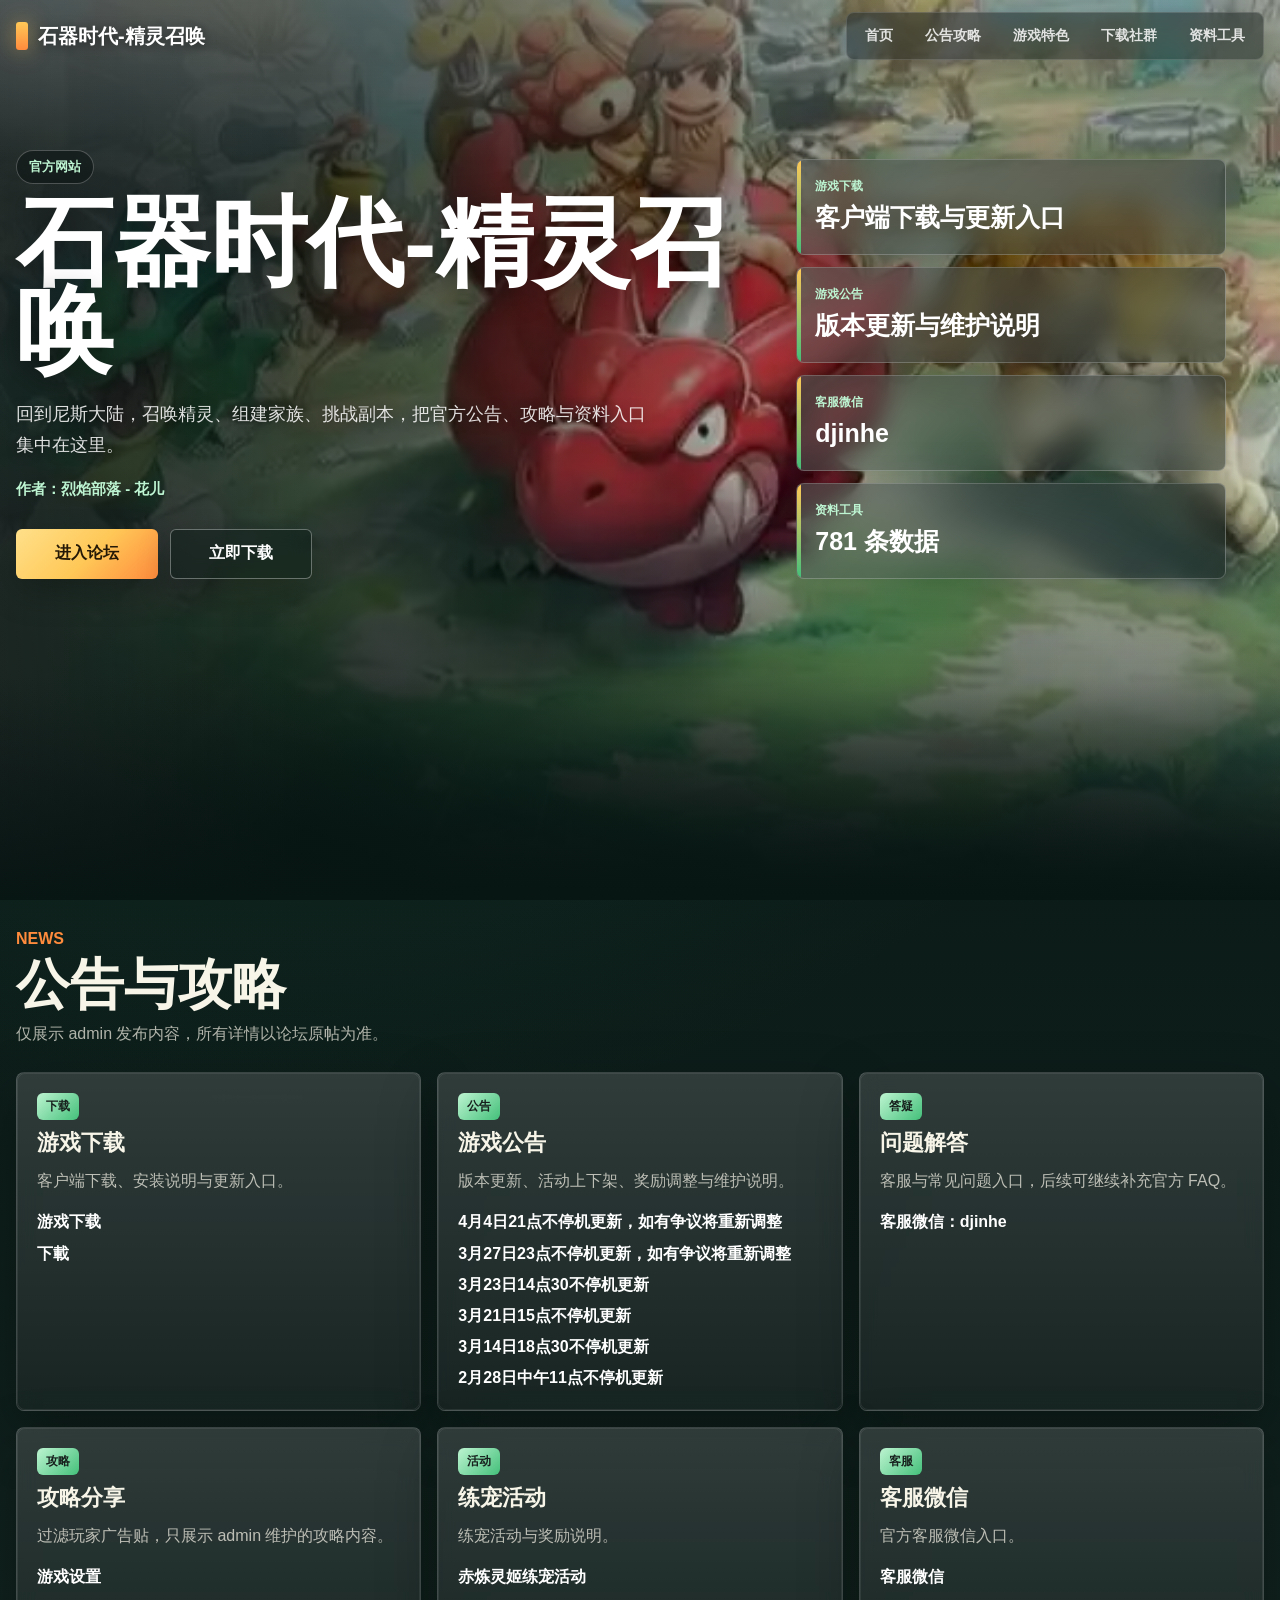
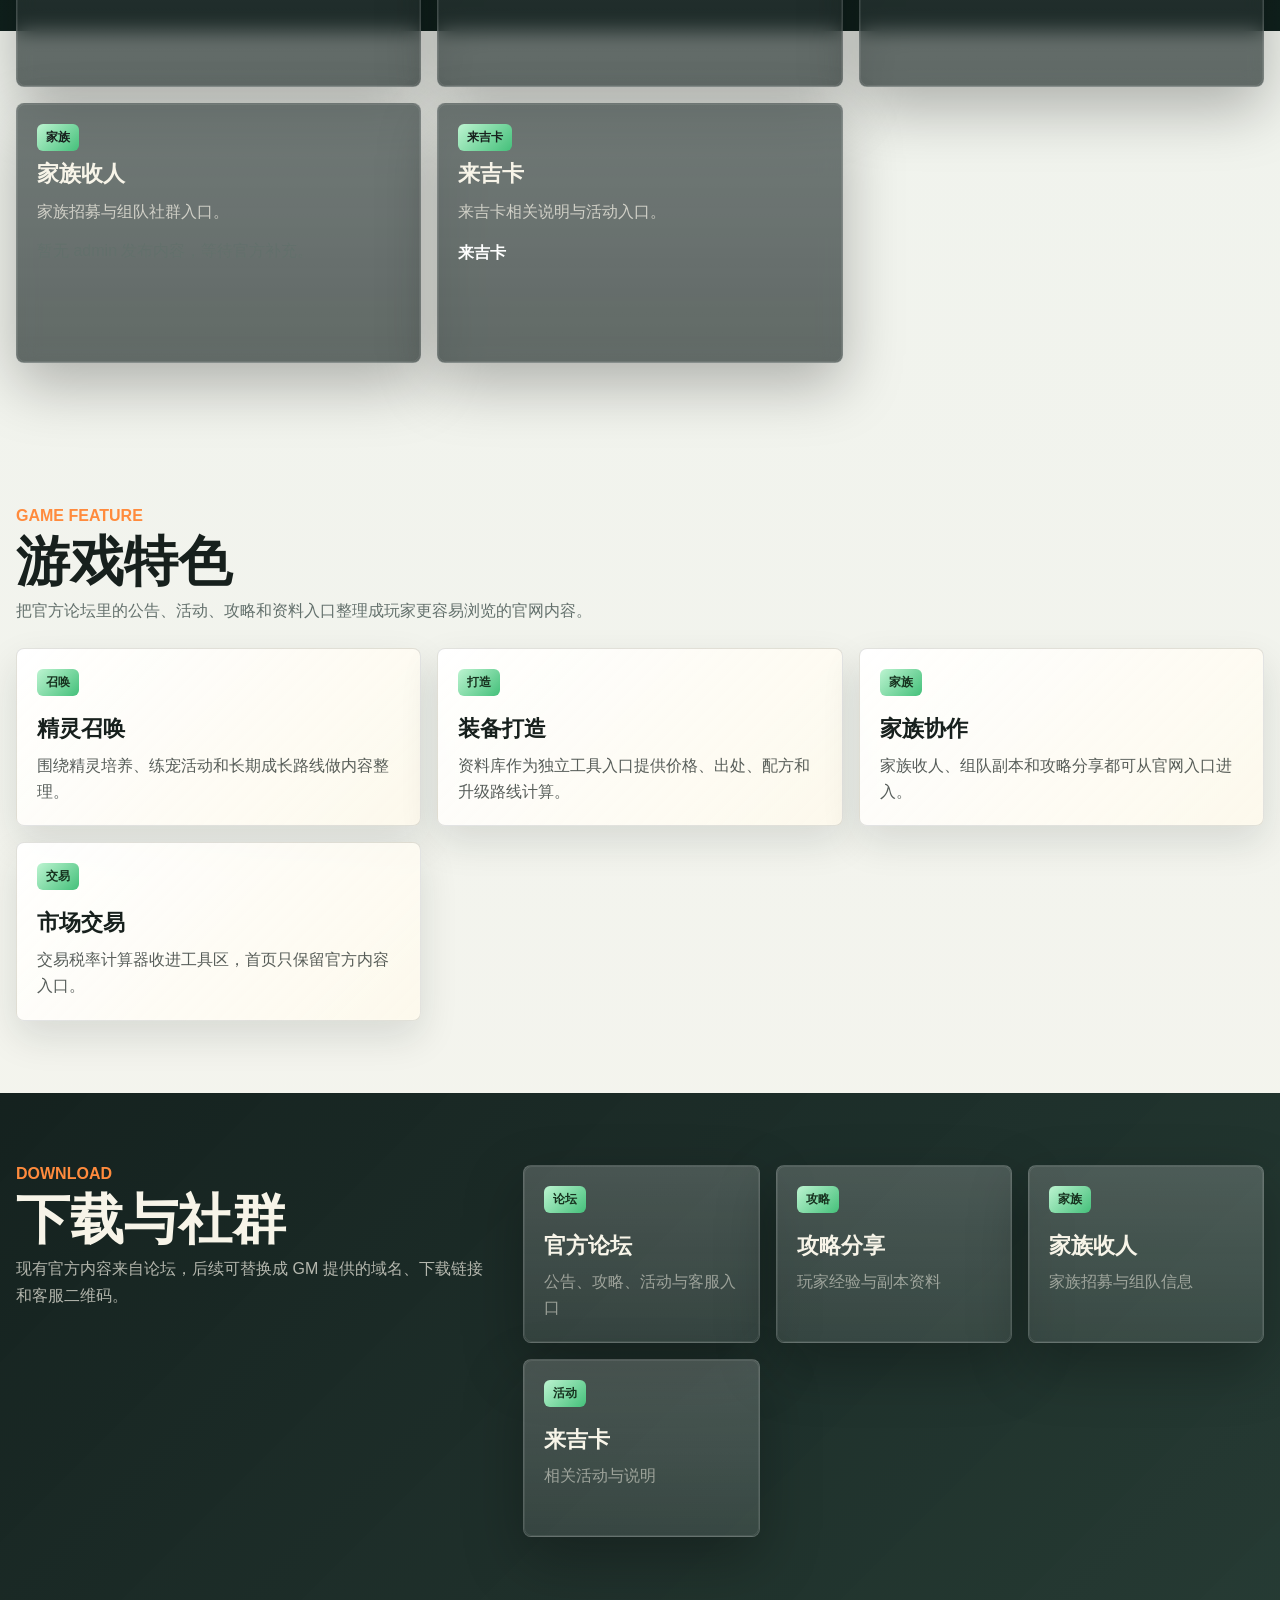
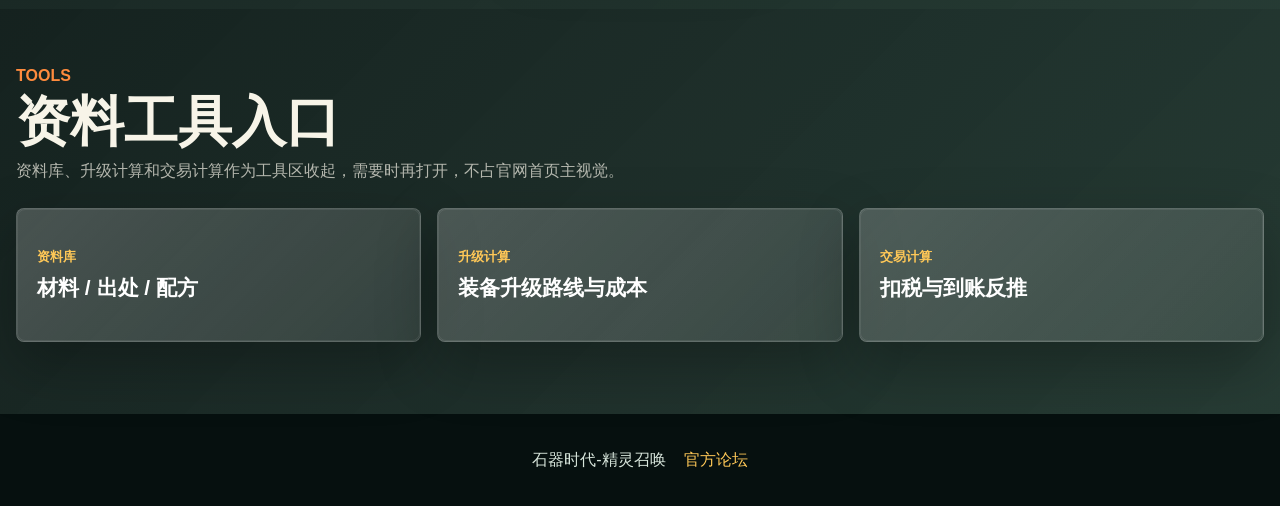
<file: index.html>
<!doctype html>
<html lang="zh-CN">
  <head>
    <meta charset="utf-8" />
    <meta name="viewport" content="width=device-width, initial-scale=1" />
    <title>石器时代-精灵召唤</title>
    <meta name="description" content="石器时代-精灵召唤官方网站，提供公告、下载、攻略、活动、客服与资料库工具入口。" />
    <link rel="stylesheet" href="styles.css?v=20260601-nte" />
    <script src="app.js?v=20260601-nte" defer></script>
  </head>
  <body>
    <header class="site-hero" id="home">
      <nav class="site-nav" aria-label="主导航">
        <a class="brand-mark" href="#home">石器时代-精灵召唤</a>
        <div class="nav-links">
          <a href="#home">首页</a>
          <a href="#boards">公告攻略</a>
          <a href="#features">游戏特色</a>
          <a href="#download">下载社群</a>
          <a href="#tools" data-open-tools>资料工具</a>
        </div>
      </nav>

      <div class="hero-grid">
        <div class="hero-copy">
          <p class="eyebrow" id="heroBadge">官方网站</p>
          <h1 id="heroTitle">石器时代-精灵召唤</h1>
          <p id="heroBody">回到尼斯大陆，召唤精灵、组建家族、挑战副本，把官方公告、攻略与资料入口集中在这里。</p>
          <div class="credits">
            <span id="heroAuthor">作者：烈焰部落 - 花儿</span>
          </div>
          <div class="hero-actions">
            <a class="primary-action" href="https://www.djinhe.cn/" target="_blank" rel="noopener">进入论坛</a>
            <a class="secondary-action" id="heroDownloadLink" href="https://www.djinhe.cn/forum.php?mod=forumdisplay&fid=2" target="_blank" rel="noopener">立即下载</a>
          </div>
        </div>
        <div class="summary-strip" id="summaryStrip"></div>
      </div>
    </header>

    <main>
      <section class="official-section intro-band" id="boards">
        <div class="section-title">
          <p>News</p>
          <h2>公告与攻略</h2>
          <span id="siteMeta">正在载入资料...</span>
        </div>
        <div class="board-grid" id="forumBoards"></div>
      </section>

      <section class="official-section" id="features">
        <div class="section-title">
          <p>Game Feature</p>
          <h2>游戏特色</h2>
          <span>把官方论坛里的公告、活动、攻略和资料入口整理成玩家更容易浏览的官网内容。</span>
        </div>
        <div class="feature-grid" id="featureGrid"></div>
      </section>

      <section class="official-section download-band" id="download">
        <div class="download-copy">
          <p>Download</p>
          <h2>下载与社群</h2>
          <span>现有官方内容来自论坛，后续可替换成 GM 提供的域名、下载链接和客服二维码。</span>
        </div>
        <div class="link-grid" id="officialLinks"></div>
      </section>

      <section class="official-section tools-gateway" id="tools">
        <div class="section-title">
          <p>Tools</p>
          <h2>资料工具入口</h2>
          <span>资料库、升级计算和交易计算作为工具区收起，需要时再打开，不占官网首页主视觉。</span>
        </div>
        <div class="tool-entry-grid">
          <button class="tool-entry" type="button" data-open-tools data-tool-view="materials">
            <span>资料库</span>
            <strong>材料 / 出处 / 配方</strong>
          </button>
          <button class="tool-entry" type="button" data-open-tools data-tool-view="upgrades">
            <span>升级计算</span>
            <strong>装备升级路线与成本</strong>
          </button>
          <button class="tool-entry" type="button" data-open-tools data-tool-view="trade">
            <span>交易计算</span>
            <strong>扣税与到账反推</strong>
          </button>
        </div>
      </section>

      <section class="database-shell is-hidden" id="database">
        <div class="database-head">
          <p>Database</p>
          <h2>资料库工具</h2>
          <span>材料价格、出处掉落、配方成本、装备升级路线和交易扣税。</span>
          <button id="closeToolsButton" class="ghost-button" type="button">收起工具</button>
        </div>

        <section class="search-band">
          <div class="search-row">
            <input id="searchInput" type="search" placeholder="搜索材料、出处、配方或装备" autocomplete="off" />
            <button id="searchButton">搜索</button>
          </div>
          <div class="tabs" role="tablist">
            <button class="tab active" data-view="materials">材料</button>
            <button class="tab" data-view="sources">出处</button>
            <button class="tab" data-view="recipes">配方</button>
            <button class="tab" data-view="upgrades">升级</button>
            <button class="tab" data-view="trade">交易</button>
          </div>
        </section>

        <section id="view-materials" class="view active">
          <div class="section-head">
            <h2>材料价格与出处</h2>
            <span id="materialsCount"></span>
          </div>
          <div class="table-wrap">
            <table id="materialsTable"></table>
          </div>
        </section>

        <section id="view-sources" class="view">
          <div class="section-head">
            <h2>出处掉落</h2>
            <span id="sourcesCount"></span>
          </div>
          <div id="sourceGroups" class="source-grid"></div>
        </section>

        <section id="view-recipes" class="view">
          <div class="section-head">
            <h2>配方计算</h2>
            <div class="inline-form">
              <label>目标数量 <input id="recipeTargetQty" type="number" min="1" value="1" /></label>
              <label>稳妥 <select id="recipeConfidence"><option value="0.90">90%</option><option value="0.95" selected>95%</option><option value="0.99">99%</option></select></label>
            </div>
          </div>
          <div id="recipeCards" class="card-grid"></div>
        </section>

        <section id="view-upgrades" class="view">
          <div class="section-head">
            <h2>升级材料</h2>
            <div class="inline-form">
              <label>起始 <input id="upgradeFrom" type="number" min="0" value="0" /></label>
              <label>目标 <input id="upgradeTo" type="number" min="1" value="20" /></label>
              <label>稳妥 <select id="upgradeConfidence"><option value="0.90">90%</option><option value="0.95" selected>95%</option><option value="0.99">99%</option></select></label>
            </div>
          </div>
          <div id="upgradeCards" class="card-grid"></div>
        </section>

        <section id="view-trade" class="view">
          <div class="section-head">
            <h2>交易钻石计算</h2>
            <span>仅计算交易扣税，不展示非官方钻石换算。</span>
          </div>
          <div class="tool-grid">
            <article class="tool-panel">
              <h3>按到账反推</h3>
              <div class="tool-form">
                <label>希望对方到账 <input id="tradeTargetNet" type="number" min="0" value="10000" /></label>
                <label>交易税率 <input id="tradeTaxRate" type="number" min="0" max="99" step="0.1" value="5" /></label>
              </div>
              <div class="result-grid">
                <div class="result-box"><span>需要交易</span><strong id="tradeRequiredGross">-</strong></div>
                <div class="result-box"><span>扣税</span><strong id="tradeRequiredTax">-</strong></div>
                <div class="result-box"><span>预计到账</span><strong id="tradeGuaranteedNet">-</strong></div>
              </div>
            </article>
            <article class="tool-panel">
              <h3>按实际交易计算</h3>
              <div class="tool-form">
                <label>实际交易 <input id="tradeGross" type="number" min="0" value="10000" /></label>
              </div>
              <div class="result-grid">
                <div class="result-box"><span>对方收到</span><strong id="tradeActualNet">-</strong></div>
                <div class="result-box"><span>扣税</span><strong id="tradeActualTax">-</strong></div>
              </div>
            </article>
          </div>
        </section>
      </section>
    </main>

    <footer class="site-footer">
      <span>石器时代-精灵召唤</span>
      <a href="https://www.djinhe.cn/" target="_blank" rel="noopener">官方论坛</a>
    </footer>
  </body>
</html>
</file>
<file: styles.css>
:root {
  --ink: #f7f4e8;
  --ink-strong: #ffffff;
  --muted: rgba(247, 244, 232, 0.72);
  --dim: rgba(247, 244, 232, 0.5);
  --paper: #fffdf4;
  --paper-ink: #17201d;
  --paper-muted: #63706c;
  --line: rgba(255, 255, 255, 0.18);
  --line-dark: rgba(16, 30, 26, 0.12);
  --deep: #071513;
  --deep-2: #0d211c;
  --green: #44c07a;
  --mint: #bdf4d1;
  --amber: #ffc857;
  --orange: #ff8b3d;
  --red: #e9483d;
  --blue: #4bc7ff;
  --shadow: 0 22px 60px rgba(0, 0, 0, 0.28);
  font-family: -apple-system, BlinkMacSystemFont, "Segoe UI", "PingFang SC", "Microsoft YaHei", sans-serif;
}

* {
  box-sizing: border-box;
}

html {
  scroll-behavior: smooth;
}

body {
  margin: 0;
  color: var(--ink);
  background:
    radial-gradient(circle at 20% 0%, rgba(68, 192, 122, 0.17), transparent 30%),
    linear-gradient(180deg, #071513 0%, #10211d 44%, #f0f3ed 44%, #f7f5ee 100%);
}

a {
  color: inherit;
  text-decoration: none;
}

button,
input,
select {
  font: inherit;
}

button {
  min-height: 42px;
  border: 1px solid var(--line-dark);
  border-radius: 6px;
  background: var(--paper);
  color: var(--paper-ink);
  padding: 0 14px;
  cursor: pointer;
}

button:hover {
  border-color: rgba(68, 192, 122, 0.68);
}

input,
select {
  min-height: 40px;
  border: 1px solid var(--line-dark);
  border-radius: 6px;
  padding: 8px 10px;
  background: white;
  color: var(--paper-ink);
}

.site-hero {
  position: relative;
  min-height: 100svh;
  color: var(--ink);
  background-image:
    linear-gradient(90deg, rgba(2, 10, 10, 0.9) 0%, rgba(5, 18, 15, 0.58) 36%, rgba(5, 18, 15, 0.12) 68%),
    linear-gradient(180deg, rgba(4, 13, 13, 0.38) 0%, rgba(4, 13, 13, 0.02) 52%, #071513 100%),
    url("assets/hero-bg.webp");
  background-size: cover;
  background-position: center top;
  display: grid;
  grid-template-rows: auto 1fr;
  overflow: hidden;
}

.site-hero::before,
.site-hero::after {
  content: "";
  position: absolute;
  inset: 0;
  pointer-events: none;
}

.site-hero::before {
  background:
    linear-gradient(180deg, rgba(255, 255, 255, 0.2), transparent 18%),
    linear-gradient(90deg, rgba(255, 255, 255, 0.08), transparent 24%, transparent 76%, rgba(255, 255, 255, 0.07));
  mix-blend-mode: screen;
}

.site-hero::after {
  inset: auto 0 0;
  height: 25vh;
  background: linear-gradient(180deg, transparent, #071513);
}

.site-nav {
  position: fixed;
  top: 0;
  left: 50%;
  z-index: 20;
  width: min(1280px, calc(100vw - 32px));
  min-height: 70px;
  transform: translateX(-50%);
  display: flex;
  align-items: center;
  justify-content: space-between;
  gap: 20px;
  padding: 12px 0;
}

.brand-mark {
  min-height: 44px;
  display: inline-flex;
  align-items: center;
  color: var(--ink-strong);
  font-weight: 900;
  font-size: 20px;
  text-shadow: 0 2px 12px rgba(0, 0, 0, 0.55);
}

.brand-mark::before {
  content: "";
  width: 12px;
  height: 28px;
  margin-right: 10px;
  border-radius: 3px;
  background: linear-gradient(180deg, var(--amber), var(--orange));
  box-shadow: 0 0 22px rgba(255, 200, 87, 0.5);
}

.nav-links {
  display: flex;
  gap: 8px;
  flex-wrap: wrap;
  justify-content: flex-end;
  border: 1px solid rgba(255, 255, 255, 0.14);
  border-radius: 8px;
  padding: 6px;
  background: rgba(5, 14, 13, 0.42);
  backdrop-filter: blur(14px);
  box-shadow: 0 10px 34px rgba(0, 0, 0, 0.22);
}

.nav-links a {
  min-height: 34px;
  display: inline-flex;
  align-items: center;
  border-radius: 6px;
  padding: 0 12px;
  color: rgba(255, 255, 255, 0.84);
  font-weight: 700;
  font-size: 14px;
}

.nav-links a:hover {
  color: #17201d;
  background: var(--amber);
}

.hero-grid {
  position: relative;
  z-index: 2;
  width: min(1280px, calc(100vw - 32px));
  margin: 0 auto;
  padding: 150px 0 84px;
  display: grid;
  grid-template-columns: minmax(0, 0.95fr) minmax(300px, 430px);
  gap: clamp(28px, 5vw, 82px);
  align-items: end;
}

.hero-copy {
  max-width: 760px;
}

.eyebrow {
  width: fit-content;
  margin: 0 0 14px;
  border: 1px solid rgba(255, 255, 255, 0.24);
  border-radius: 999px;
  padding: 7px 12px;
  color: var(--mint);
  background: rgba(5, 14, 13, 0.42);
  backdrop-filter: blur(10px);
  font-size: 13px;
  font-weight: 900;
}

.hero-copy h1 {
  margin: 0;
  max-width: 800px;
  color: var(--ink-strong);
  font-size: clamp(46px, 7.6vw, 104px);
  line-height: 0.92;
  letter-spacing: 0;
  text-shadow: 0 7px 30px rgba(0, 0, 0, 0.42);
}

.hero-copy p:not(.eyebrow) {
  max-width: 640px;
  margin: 22px 0 0;
  color: rgba(255, 255, 255, 0.86);
  font-size: 18px;
  line-height: 1.75;
  text-shadow: 0 2px 12px rgba(0, 0, 0, 0.45);
}

.credits {
  display: flex;
  flex-wrap: wrap;
  gap: 8px 14px;
  margin-top: 18px;
  color: var(--mint);
  font-size: 15px;
  font-weight: 700;
}

.hero-actions {
  display: flex;
  flex-wrap: wrap;
  gap: 12px;
  margin-top: 30px;
}

.primary-action,
.secondary-action {
  min-height: 50px;
  min-width: 142px;
  display: inline-flex;
  align-items: center;
  justify-content: center;
  border-radius: 6px;
  padding: 0 20px;
  font-weight: 900;
  letter-spacing: 0;
  box-shadow: 0 14px 34px rgba(0, 0, 0, 0.24);
}

.primary-action {
  color: #241806;
  background: linear-gradient(135deg, #ffe08a, var(--amber) 52%, var(--orange));
}

.secondary-action {
  border: 1px solid rgba(255, 255, 255, 0.34);
  color: white;
  background: rgba(8, 24, 20, 0.42);
  backdrop-filter: blur(10px);
}

.summary-strip {
  display: grid;
  grid-template-columns: 1fr;
  gap: 12px;
}

.summary-card {
  position: relative;
  overflow: hidden;
  min-height: 96px;
  border: 1px solid rgba(255, 255, 255, 0.2);
  border-radius: 8px;
  padding: 18px;
  background:
    linear-gradient(135deg, rgba(255, 255, 255, 0.18), rgba(255, 255, 255, 0.04)),
    rgba(6, 18, 16, 0.48);
  backdrop-filter: blur(12px);
  box-shadow: var(--shadow);
}

.summary-card::before {
  content: "";
  position: absolute;
  top: 0;
  left: 0;
  width: 4px;
  height: 100%;
  background: linear-gradient(180deg, var(--amber), var(--green));
}

.summary-card span {
  display: block;
  color: var(--mint);
  font-size: 12px;
  font-weight: 900;
}

.summary-card strong {
  display: block;
  margin-top: 7px;
  color: white;
  font-size: clamp(18px, 2.1vw, 25px);
  line-height: 1.25;
}

main {
  position: relative;
  z-index: 3;
}

.official-section,
.database-shell {
  width: min(1280px, calc(100vw - 32px));
  margin: 0 auto;
  padding: 72px 0;
}

.intro-band {
  margin-top: -42px;
}

.section-title,
.database-head,
.download-copy {
  display: grid;
  gap: 8px;
  margin-bottom: 24px;
}

.section-title p,
.database-head p,
.download-copy p {
  margin: 0;
  color: var(--orange);
  font-weight: 900;
  text-transform: uppercase;
}

.section-title h2,
.database-head h2,
.download-copy h2 {
  margin: 0;
  color: var(--paper-ink);
  font-size: clamp(30px, 4.2vw, 56px);
  line-height: 1.05;
  letter-spacing: 0;
}

.section-title span,
.database-head span,
.download-copy span {
  max-width: 760px;
  color: var(--paper-muted);
  line-height: 1.7;
}

.intro-band .section-title h2,
.intro-band .section-title span,
.download-band .download-copy h2,
.download-band .download-copy span,
.tools-gateway .section-title h2,
.tools-gateway .section-title span {
  color: var(--ink);
}

.intro-band .section-title span,
.download-band .download-copy span,
.tools-gateway .section-title span {
  color: rgba(247, 244, 232, 0.7);
}

.board-grid,
.feature-grid,
.link-grid {
  display: grid;
  grid-template-columns: repeat(3, minmax(0, 1fr));
  gap: 16px;
}

.board-card,
.feature-card,
.link-card,
.tool-entry {
  position: relative;
  overflow: hidden;
  border-radius: 8px;
}

.board-card {
  min-height: 260px;
  border: 1px solid rgba(255, 255, 255, 0.15);
  padding: 20px;
  display: grid;
  align-content: start;
  gap: 12px;
  color: var(--ink);
  background:
    linear-gradient(180deg, rgba(255, 255, 255, 0.16), rgba(255, 255, 255, 0.06)),
    rgba(7, 21, 19, 0.66);
  backdrop-filter: blur(10px);
  box-shadow: var(--shadow);
}

.board-card::after,
.feature-card::after,
.link-card::after,
.tool-entry::after {
  content: "";
  position: absolute;
  inset: 0;
  border: 1px solid rgba(255, 255, 255, 0.08);
  border-radius: inherit;
  pointer-events: none;
}

.badge {
  width: fit-content;
  min-height: 27px;
  display: inline-flex;
  align-items: center;
  border-radius: 6px;
  padding: 0 9px;
  color: #17201d;
  background: linear-gradient(135deg, var(--mint), var(--green));
  font-size: 12px;
  font-weight: 900;
}

.board-card h3,
.feature-card h3,
.link-card h3 {
  margin: 10px 0 0;
  color: inherit;
  font-size: 22px;
  line-height: 1.2;
}

.board-card p,
.feature-card p,
.link-card p {
  margin: 0;
  color: currentColor;
  opacity: 0.72;
  line-height: 1.65;
}

.post-list {
  display: grid;
  gap: 8px;
  margin-top: 4px;
}

.post-list a {
  display: block;
  color: #ffffff;
  font-weight: 800;
  line-height: 1.45;
}

.post-list a:hover {
  color: var(--amber);
}

.feature-card,
.link-card {
  min-height: 178px;
  border: 1px solid var(--line-dark);
  padding: 20px;
  display: grid;
  align-content: start;
  gap: 10px;
  color: var(--paper-ink);
  background:
    linear-gradient(135deg, rgba(255, 255, 255, 0.96), rgba(255, 250, 236, 0.82));
  box-shadow: 0 16px 38px rgba(19, 33, 29, 0.12);
}

.feature-card .badge,
.link-card .badge {
  color: #17321f;
}

.download-band,
.tools-gateway {
  width: 100%;
  max-width: none;
  padding-left: max(16px, calc((100vw - 1280px) / 2));
  padding-right: max(16px, calc((100vw - 1280px) / 2));
  background:
    linear-gradient(135deg, rgba(7, 21, 19, 0.94), rgba(17, 39, 33, 0.9)),
    linear-gradient(90deg, rgba(255, 200, 87, 0.09), rgba(68, 192, 122, 0.09));
}

.download-band {
  display: grid;
  grid-template-columns: minmax(260px, 0.78fr) minmax(0, 1.22fr);
  gap: 34px;
  align-items: start;
}

.download-band .link-card {
  color: var(--ink);
  border-color: rgba(255, 255, 255, 0.15);
  background:
    linear-gradient(180deg, rgba(255, 255, 255, 0.15), rgba(255, 255, 255, 0.05)),
    rgba(255, 255, 255, 0.06);
  box-shadow: var(--shadow);
}

.download-band .link-card p {
  color: rgba(247, 244, 232, 0.72);
}

.tools-gateway {
  padding-top: 58px;
}

.tool-entry-grid {
  display: grid;
  grid-template-columns: repeat(3, minmax(0, 1fr));
  gap: 16px;
}

.tool-entry {
  min-height: 134px;
  display: grid;
  align-content: center;
  justify-items: start;
  gap: 8px;
  border: 1px solid rgba(255, 255, 255, 0.16);
  padding: 20px;
  text-align: left;
  color: var(--ink);
  background:
    linear-gradient(135deg, rgba(255, 255, 255, 0.16), rgba(255, 255, 255, 0.05)),
    rgba(255, 255, 255, 0.06);
  box-shadow: var(--shadow);
}

.tool-entry:hover {
  border-color: rgba(255, 200, 87, 0.68);
  transform: translateY(-1px);
}

.tool-entry span {
  color: var(--amber);
  font-size: 13px;
  font-weight: 900;
}

.tool-entry strong {
  color: white;
  font-size: 21px;
}

.database-shell {
  color: var(--paper-ink);
  padding-top: 58px;
}

.database-shell.is-hidden {
  display: none;
}

.ghost-button {
  width: fit-content;
  border-color: rgba(68, 192, 122, 0.5);
  color: #087257;
  background: #e8f7ef;
  font-weight: 800;
}

.search-band,
.view {
  background: var(--paper);
  border: 1px solid var(--line-dark);
  border-radius: 8px;
  box-shadow: 0 18px 42px rgba(21, 34, 30, 0.12);
}

.search-band {
  position: sticky;
  top: 84px;
  z-index: 5;
  padding: 12px;
  margin-bottom: 14px;
}

.search-row {
  display: grid;
  grid-template-columns: minmax(0, 1fr) auto;
  gap: 10px;
}

.search-row button {
  min-width: 96px;
  border-color: #18835e;
  color: white;
  background: #18835e;
}

.tabs {
  display: flex;
  gap: 8px;
  overflow-x: auto;
  padding-top: 10px;
}

.tab.active {
  border-color: rgba(68, 192, 122, 0.45);
  color: #0c704f;
  background: #e8f7ef;
}

.view {
  display: none;
  overflow: hidden;
}

.view.active {
  display: block;
}

.section-head {
  display: flex;
  justify-content: space-between;
  gap: 16px;
  align-items: center;
  min-height: 64px;
  padding: 13px 16px;
  border-bottom: 1px solid var(--line-dark);
}

.section-head h2 {
  margin: 0;
  font-size: 20px;
}

.section-head span {
  color: var(--paper-muted);
}

.inline-form {
  display: flex;
  gap: 10px;
  flex-wrap: wrap;
  align-items: center;
  color: var(--paper-muted);
  font-size: 13px;
}

.inline-form input,
.inline-form select {
  width: 92px;
  min-height: 34px;
}

.table-wrap {
  overflow: auto;
  max-height: 650px;
}

table {
  width: 100%;
  border-collapse: collapse;
  font-size: 14px;
}

th,
td {
  padding: 10px 12px;
  border-bottom: 1px solid var(--line-dark);
  text-align: left;
  vertical-align: top;
  white-space: nowrap;
}

th {
  position: sticky;
  top: 0;
  z-index: 2;
  background: #edf4ef;
}

td.wrap {
  min-width: 220px;
  white-space: normal;
}

.source-grid,
.card-grid {
  display: grid;
  grid-template-columns: repeat(auto-fit, minmax(300px, 1fr));
  gap: 12px;
  padding: 14px;
}

.source-card,
.info-card {
  border: 1px solid var(--line-dark);
  border-radius: 8px;
  background: #fbfcf8;
  padding: 12px;
}

.source-card h3,
.info-card h3 {
  margin: 0 0 8px;
  font-size: 17px;
}

.chip-row {
  display: flex;
  flex-wrap: wrap;
  gap: 6px;
}

.chip {
  border: 1px solid rgba(68, 192, 122, 0.42);
  border-radius: 999px;
  padding: 4px 8px;
  color: #0f6a4c;
  background: #e8f7ef;
  font-size: 12px;
}

.metric-grid {
  display: grid;
  grid-template-columns: repeat(3, minmax(0, 1fr));
  gap: 8px;
  margin: 10px 0;
}

.metric {
  border: 1px solid var(--line-dark);
  border-radius: 8px;
  background: white;
  padding: 8px;
}

.metric span {
  display: block;
  color: var(--paper-muted);
  font-size: 12px;
}

.metric strong {
  color: #0c704f;
}

.materials-list {
  margin: 10px 0 0;
  padding: 0;
  list-style: none;
}

.materials-list li {
  display: flex;
  justify-content: space-between;
  gap: 12px;
  border-top: 1px solid var(--line-dark);
  padding: 8px 0;
}

.muted {
  color: var(--paper-muted);
}

.tool-grid {
  display: grid;
  grid-template-columns: repeat(2, minmax(0, 1fr));
  gap: 14px;
  padding: 14px;
}

.tool-panel {
  border: 1px solid var(--line-dark);
  border-radius: 8px;
  background: #fbfcf8;
  padding: 14px;
}

.tool-panel h3 {
  margin: 0 0 12px;
  font-size: 17px;
}

.tool-form {
  display: grid;
  grid-template-columns: repeat(2, minmax(0, 1fr));
  gap: 10px;
  color: var(--paper-muted);
  font-size: 13px;
}

.tool-form label {
  display: grid;
  gap: 6px;
}

.result-grid {
  display: grid;
  grid-template-columns: repeat(3, minmax(0, 1fr));
  gap: 8px;
  margin-top: 12px;
}

.result-box {
  border: 1px solid var(--line-dark);
  border-radius: 8px;
  background: white;
  padding: 10px;
}

.result-box span {
  display: block;
  color: var(--paper-muted);
  font-size: 12px;
}

.result-box strong {
  display: block;
  margin-top: 4px;
  color: #0c704f;
  font-size: 18px;
  word-break: break-word;
}

.empty {
  padding: 22px;
  color: var(--paper-muted);
}

.site-footer {
  min-height: 92px;
  display: flex;
  justify-content: center;
  align-items: center;
  gap: 18px;
  padding: 24px;
  color: #d8e6dc;
  background: #06100f;
}

.site-footer a {
  color: var(--amber);
}

@media (max-width: 980px) {
  .hero-grid,
  .download-band {
    grid-template-columns: 1fr;
  }

  .summary-strip,
  .board-grid,
  .feature-grid,
  .link-grid,
  .tool-entry-grid {
    grid-template-columns: repeat(2, minmax(0, 1fr));
  }

  .summary-strip {
    max-width: 640px;
  }
}

@media (max-width: 720px) {
  .site-hero {
    min-height: 820px;
    background-position: 56% top;
  }

  .site-nav {
    position: absolute;
    align-items: flex-start;
    flex-direction: column;
    width: min(100vw - 24px, 1280px);
    min-height: 0;
    padding-top: 14px;
  }

  .nav-links {
    width: 100%;
    justify-content: flex-start;
  }

  .nav-links a {
    font-size: 13px;
    padding: 0 9px;
  }

  .hero-grid {
    width: min(100vw - 24px, 1280px);
    padding: 188px 0 56px;
  }

  .hero-copy p:not(.eyebrow) {
    font-size: 16px;
  }

  .summary-strip,
  .board-grid,
  .feature-grid,
  .link-grid,
  .tool-entry-grid,
  .search-row,
  .metric-grid,
  .tool-grid,
  .tool-form,
  .result-grid {
    grid-template-columns: 1fr;
  }

  .official-section,
  .database-shell {
    width: min(100vw - 24px, 1280px);
    padding: 50px 0;
  }

  .download-band,
  .tools-gateway {
    width: 100%;
    padding-left: 12px;
    padding-right: 12px;
  }

  .section-head {
    align-items: flex-start;
    flex-direction: column;
  }

  .search-band {
    top: 0;
  }

  th,
  td {
    padding: 9px 10px;
  }
}
</file>
